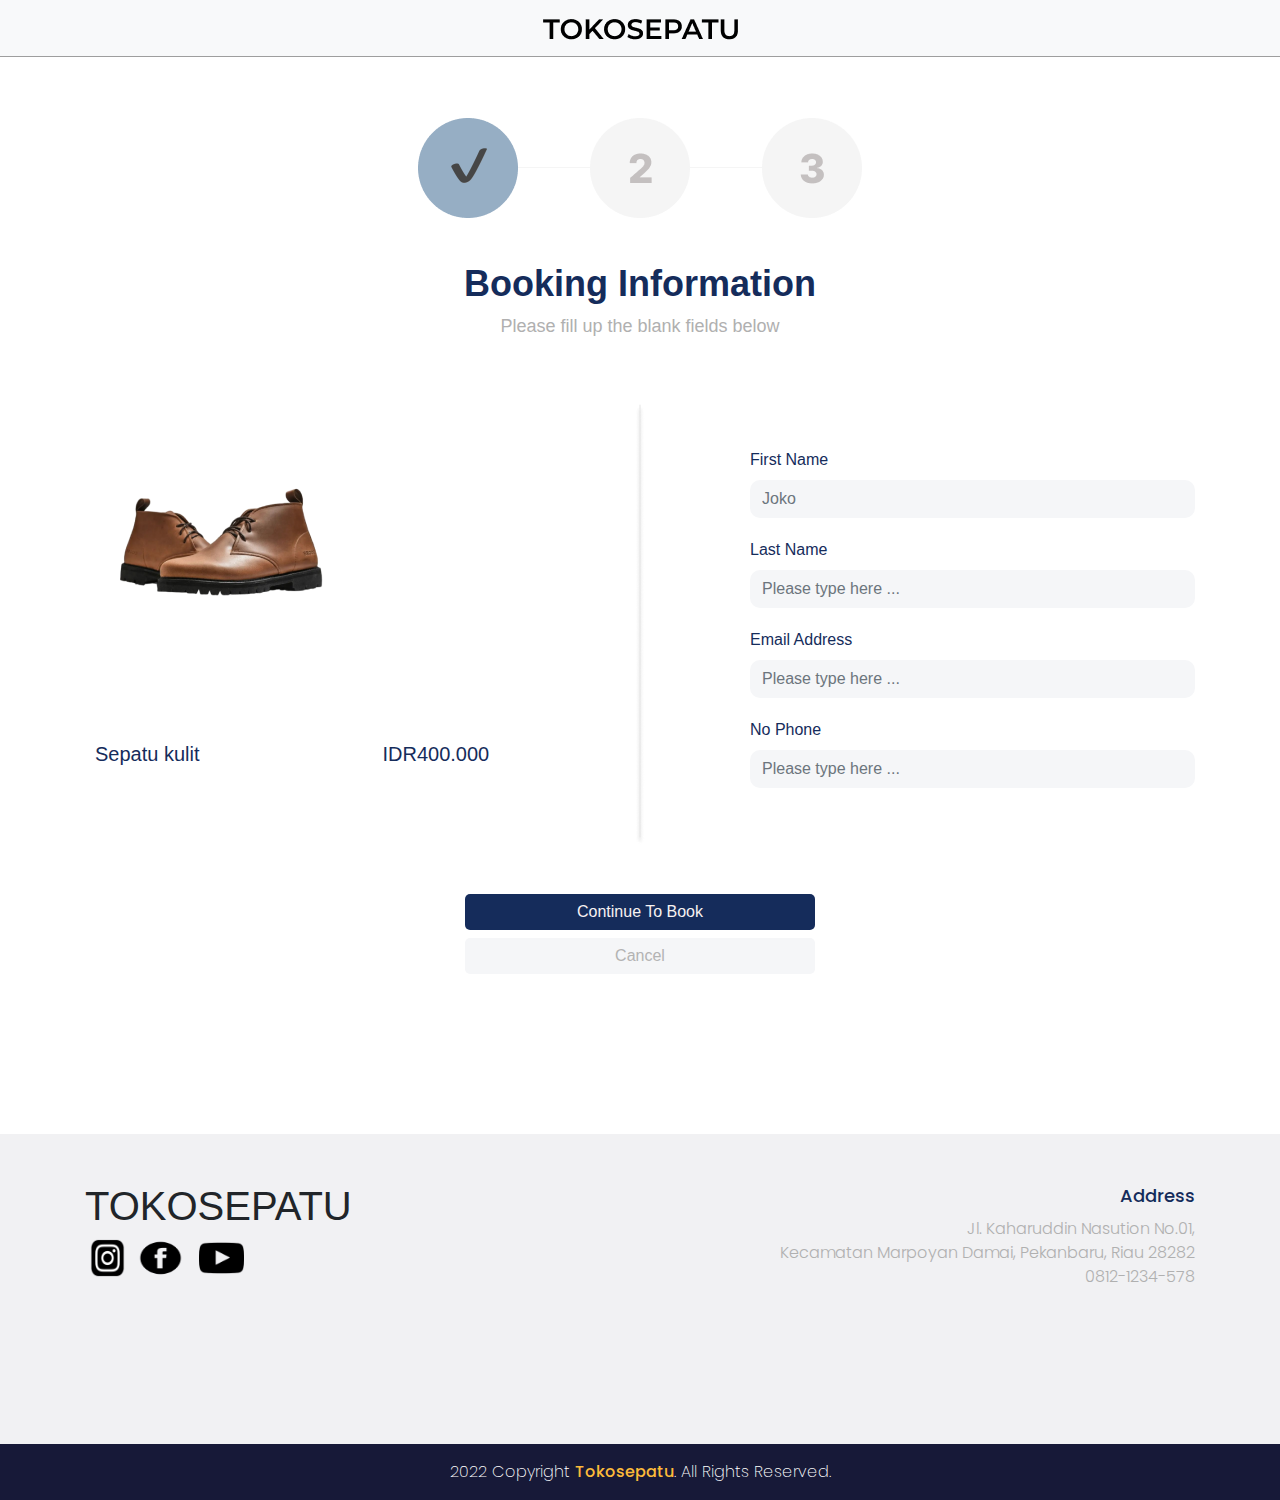
<file: pages/booking_page.html>
<!DOCTYPE html>
<html lang="en">
<head>
    <meta charset="UTF-8">
    <meta http-equiv="X-UA-Compatible" content="IE=edge">
    <meta name="viewport" content="width=device-width, initial-scale=1.0">
    <link rel="stylesheet" href="../frontend/libraries/bootstrap/css/bootstrap.css">
    <link href="https://fonts.googleapis.com/css2?family=Montserrat:wght@100;300;400;500;600;700;800&family=Poppins:wght@400;500;600;800&display=swap" rel="stylesheet">
    <link rel="stylesheet" href="../frontend/styles/main.css">
    <title>Booking page</title>
</head>
<body>
  <header>
    <nav class="navbar navbar-expand-lg navbar-light bg-light">
      <div class="container">
        <a class="navbar-brand mx-auto" href="../index.html"><img src="../frontend/images/TOKOSEPATU.png" alt=""></a>
      </div>
    </nav>
  </header>

  <!-- Page Content -->
  <div class="container booking-page-1">
    <div class="row">
        <div class="col-12">
            <img src="../frontend/images/Group 8 (1).png" class="mx-auto d-block stepper">
        </div>
        <div class="col-12">
            <div class="text-center">
                <h1 class="title-booking">Booking Information</h1>
                <p class="subtitle-booking">Please fill up the blank fields below</p>
            </div>
        </div>
    </div>
    <div class="row mt-5">
        <div class="col-md-5 mt-5">
            <img src="../frontend/images/Rectangle 16 (2).png" alt="">
            <div class="row mt-4">
                <div class="col-6">
                    <p class="brand-book">Sepatu kulit</p>
                </div>
                <div class="col-6">
                    <p class="price-book">IDR400.000</p>
                </div>
            </div>
        </div>
        <div class="col-md-2">
            <img src="../frontend/images/garis.png" class="mx-auto d-block">
        </div>
        <div class="col-md-5 mt-4 form-booking">
            <label>First Name</label>
            <div class="input-group">
                <input type="text" class="form-control" placeholder="Joko">
            </div>
            <label>Last Name</label>
            <div class="input-group">
                <input type="text" class="form-control" placeholder="Please type here ...">
            </div>
            <label>Email Address</label>
            <div class="input-group">
                <input type="email" class="form-control" placeholder="Please type here ...">
            </div>
            <label>No Phone</label>
            <div class="input-group">
                <input type="number" class="form-control" placeholder="Please type here ...">
            </div>
        </div>
    </div>
    <div class="row mt-5 mb-5">
        <div class="col-4"></div>
        <div class="col-4">
            <div class="text-center">
                <a href="booking_page_2.html" type="button" class="btn btn-md btn-dark btn-block btn-continue-booking">Continue To Book</a>
                <a href="detail.html" type="button" class="btn btn-md btn-dark btn-block btn-cancel-booking mt-2">Cancel</a>
            </div>
        </div>
        <div class="col-4"></div>
    </div>
  </div>
  <!-- Akhir Page Content -->

  <!-- Footer -->
  <div class="footer">
    <div class="container">
      <div class="row">
        <div class="col-6">
          <h1 class="mt-5 text-uppercase">TOKOSEPATU</h1>
          <div class="d-flex flex-row">
            <img src="../frontend/images/icon-ig.png">
            <img src="../frontend/images/icon-fb.png"  class="ml-2">
            <img src="../frontend/images/icon-youtube.png"  class="ml-3">
          </div>
        </div>
        <div class="col-6">
          <div class="footer-tag mt-5">
            <h3>Address</h3>
            <p>Jl. Kaharuddin Nasution No.01, <br>
              Kecamatan Marpoyan Damai, Pekanbaru, Riau 28282 <br>0812-1234-578
            </p>
          </div>
        </div>
      </div>
    </div>
  </div>

  <footer>
    <div class="container">
      <div class="row">
        <div class="col-12 text-center">
          <p class="pt-3">
            2022 Copyright <a href="#">Tokosepatu</a>. All Rights Reserved.
          </p>
        </div>
      </div>
    </div>
  </footer>
  
  



  <script src="../frontend/libraries/jquery-3.6.0.min.js"></script>
  <script src="../frontend/libraries/bootstrap/js/bootstrap.js"></script>
</body>
</html>
</file>
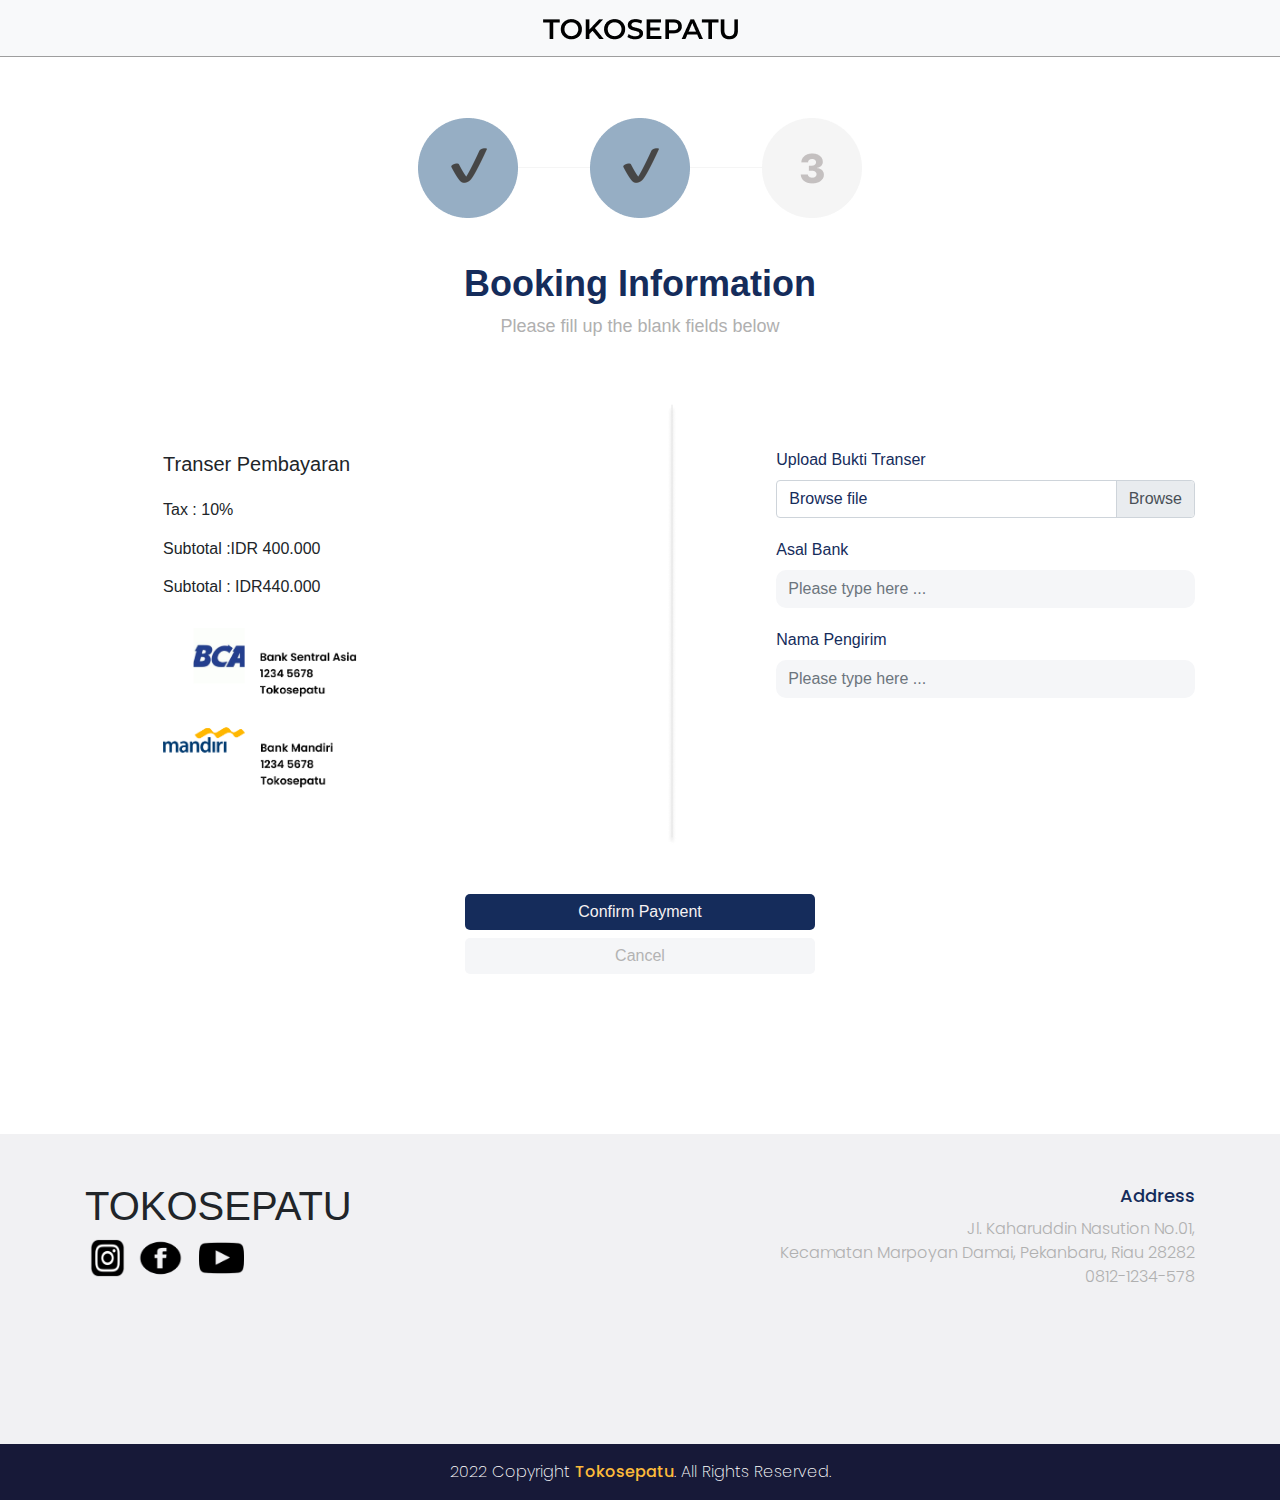
<file: pages/booking_page_2.html>
<!DOCTYPE html>
<html lang="en">
<head>
    <meta charset="UTF-8">
    <meta http-equiv="X-UA-Compatible" content="IE=edge">
    <meta name="viewport" content="width=device-width, initial-scale=1.0">
    <link rel="stylesheet" href="../frontend/libraries/bootstrap/css/bootstrap.css">
    <link href="https://fonts.googleapis.com/css2?family=Montserrat:wght@100;300;400;500;600;700;800&family=Poppins:wght@400;500;600;800&display=swap" rel="stylesheet">
    <link rel="stylesheet" href="../frontend/styles/main.css">
    <title>Booking Page</title>
</head>
<body>
  <header>
    <nav class="navbar navbar-expand-lg navbar-light bg-light">
      <div class="container">
        <a class="navbar-brand mx-auto" href="../index.html"><img src="../frontend/images/TOKOSEPATU.png" alt=""></a>
      </div>
    </nav>
  </header>

  <!-- Page Content -->
  <div class="container booking-page-1">
    <div class="row">
        <div class="col-12">
            <img src="../frontend/images/Group 5.png" class="mx-auto d-block stepper">
        </div>
        <div class="col-12">
            <div class="text-center">
                <h1 class="title-booking">Booking Information</h1>
                <p class="subtitle-booking">Please fill up the blank fields below</p>
            </div>
        </div>
    </div>
    <div class="row mt-5 ml-5">
        <div class="col-md-5 mt-5">
            <div class="col-12">
              <h5 class="mb-4">Transer Pembayaran</h5>
              <h6>Tax : 10% <br><br> Subtotal :IDR 400.000</IDR400> <br><br> Subtotal : IDR440.000</h6>
            </div>
            <div class="col-12">
              <img src="../frontend/images/Group 7.png" class="mt-4 w-50">
            </div>
        </div>
        <div class="col-md-2">
            <img src="../frontend/images/garis.png" class="mx-auto d-block">
        </div>
        <div class="col-md-5 mt-4 form-booking">
          <label>Upload Bukti Transer</label>
          <div class="input-group">
            <div class="custom-file mt-0">
              <input type="file" class="custom-file-input" id="inputGroupFile01" aria-describedby="inputGroupFileAddon01">
              <label class="custom-file-label mt-0">Browse file</label>
            </div>
          </div>
          <label>Asal Bank</label>
          <div class="input-group">
              <input type="text" class="form-control" placeholder="Please type here ...">
          </div>
          <label>Nama Pengirim</label>
          <div class="input-group">
              <input type="text" class="form-control" placeholder="Please type here ...">
          </div>
        </div>
    </div>
    <div class="row mt-5 mb-5">
        <div class="col-4"></div>
        <div class="col-4">
            <div class="text-center">
                <a href="finish.html" type="button" class="btn btn-md btn-dark btn-block btn-continue-booking">Confirm Payment</a>
                <a href="detail.html" type="button" class="btn btn-md btn-dark btn-block btn-cancel-booking mt-2">Cancel</a>
            </div>
        </div>
        <div class="col-4"></div>
    </div>
  </div>
  <!-- Akhir Page Content -->

  <!-- Footer -->
  <div class="footer">
    <div class="container">
      <div class="row">
        <div class="col-6">
          <h1 class="mt-5 text-uppercase">TOKOSEPATU</h1>
          <div class="d-flex flex-row">
            <img src="../frontend/images/icon-ig.png">
            <img src="../frontend/images/icon-fb.png"  class="ml-2">
            <img src="../frontend/images/icon-youtube.png"  class="ml-3">
          </div>
        </div>
        <div class="col-6">
          <div class="footer-tag mt-5">
            <h3>Address</h3>
            <p>Jl. Kaharuddin Nasution No.01, <br>
              Kecamatan Marpoyan Damai, Pekanbaru, Riau 28282 <br>0812-1234-578
            </p>
          </div>
        </div>
      </div>
    </div>
  </div>

  <footer>
    <div class="container">
      <div class="row">
        <div class="col-12 text-center">
          <p class="pt-3">
            2022 Copyright <a href="#">Tokosepatu</a>. All Rights Reserved.
          </p>
        </div>
      </div>
    </div>
  </footer>
  
  



  <script src="../frontend/libraries/jquery-3.6.0.min.js"></script>
  <script src="../frontend/libraries/bootstrap/js/bootstrap.js"></script>
</body>
</html>
</file>
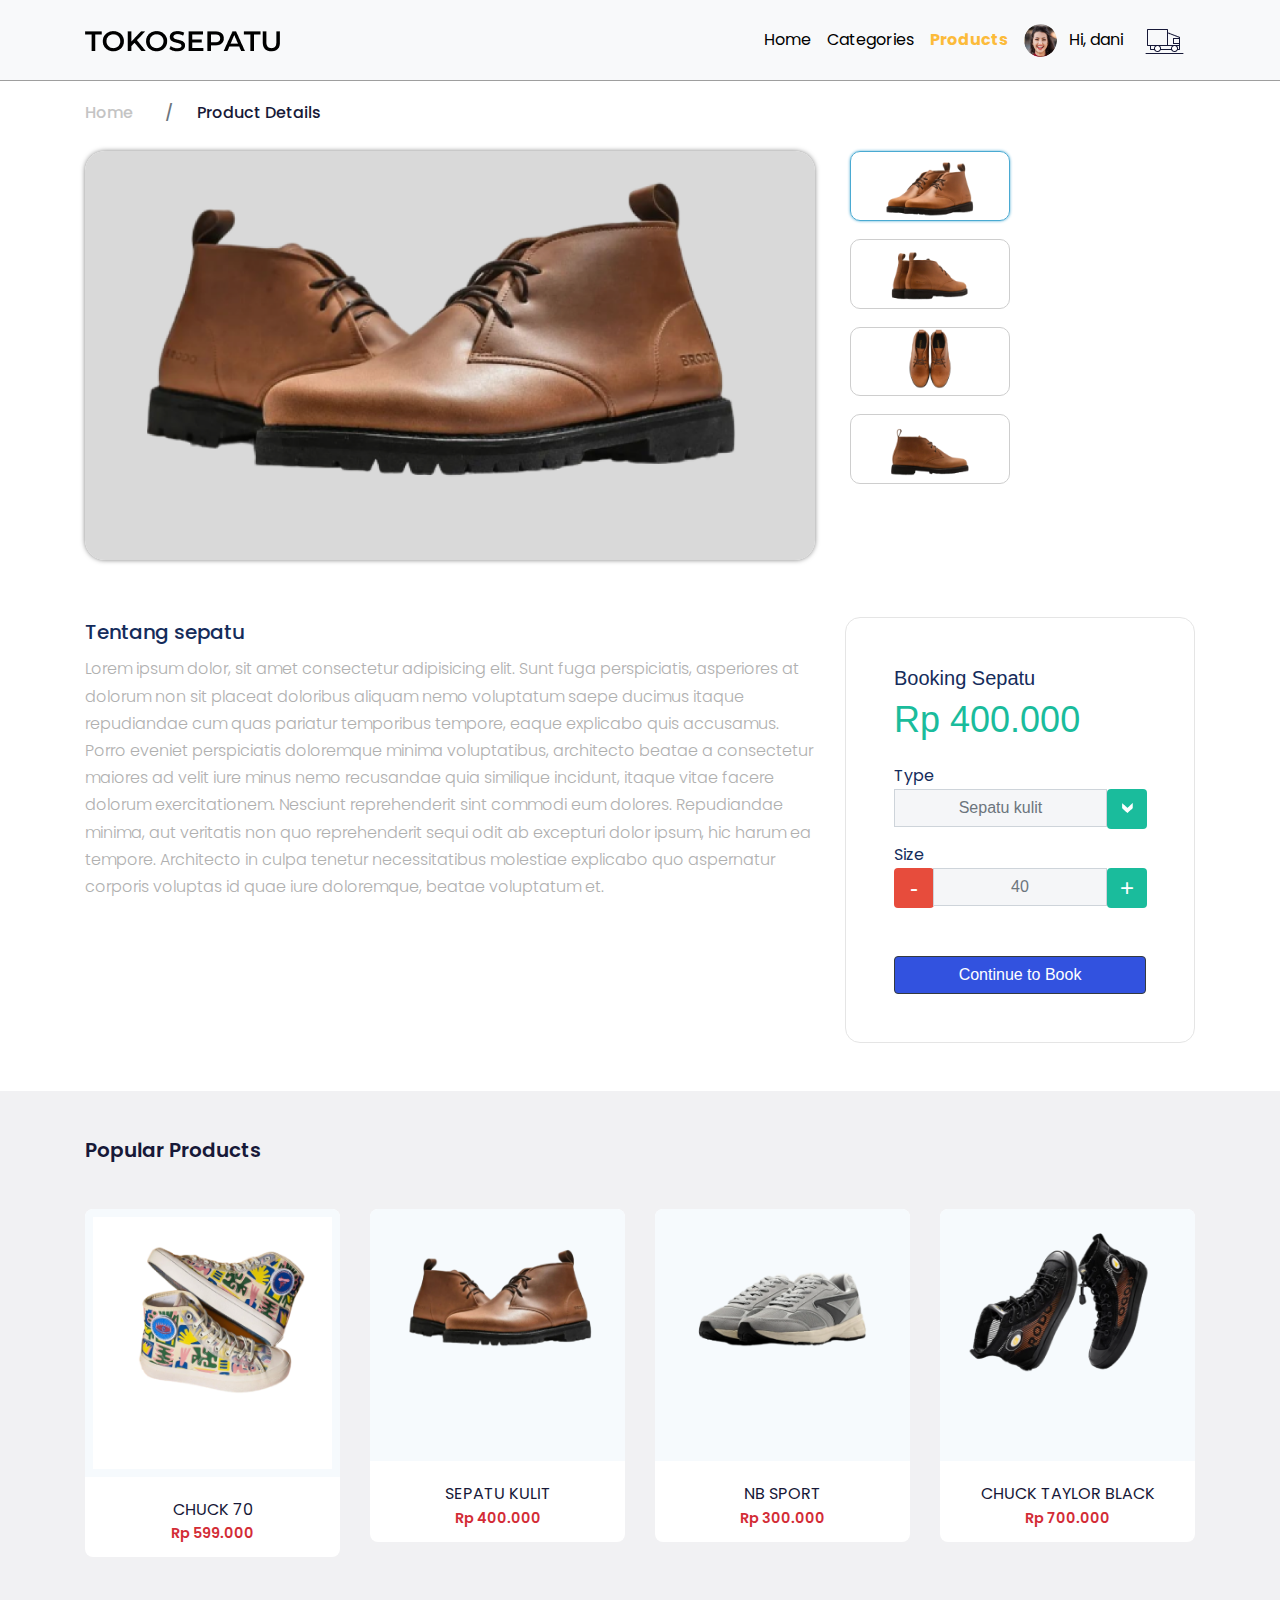
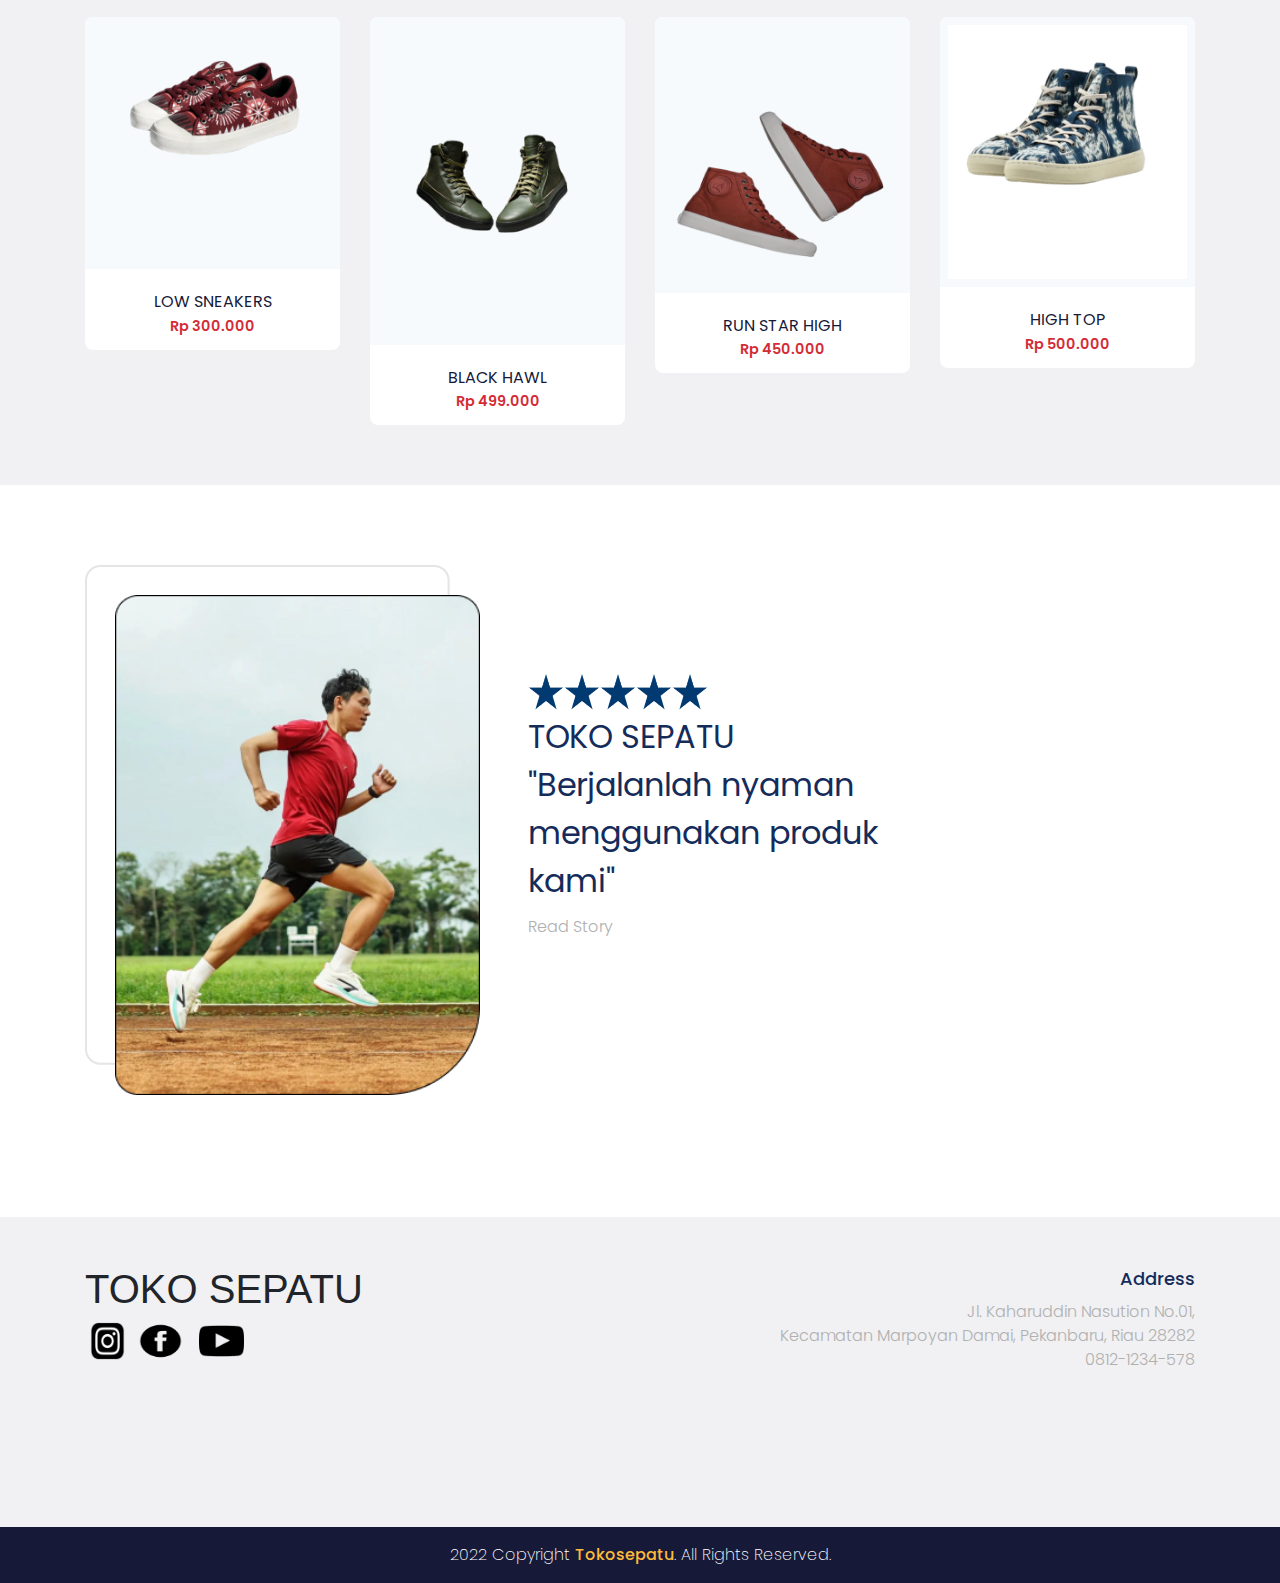
<file: pages/detail.html>
<!DOCTYPE html>
<html lang="en">
<head>
    <meta charset="UTF-8">
    <meta http-equiv="X-UA-Compatible" content="IE=edge">
    <meta name="viewport" content="width=device-width, initial-scale=1.0">
    <link rel="stylesheet" href="../frontend/libraries/bootstrap/css/bootstrap.css">
    <link href="https://fonts.googleapis.com/css2?family=Montserrat:wght@100;300;400;500;600;700;800&family=Poppins:wght@400;500;600;800&display=swap" rel="stylesheet">
    <link rel="stylesheet" href="../frontend/styles/main.css">
    <link rel="stylesheet" href="../frontend/libraries/xzoom/xzoom.css">
    
    <title>Detail</title>
</head>
<body>
  <header>
    <nav class="navbar navbar-expand-lg navbar-light bg-light">
      <div class="container">
        <a class="navbar-brand" href="#"><img src="../frontend/images/TOKOSEPATU.png" alt=""></a>
        <button class="navbar-toggler" type="button" data-toggle="collapse" data-target="#navbarSupportedContent" aria-controls="navbarSupportedContent" aria-expanded="false" aria-label="Toggle navigation">
          <span class="navbar-toggler-icon"></span>
        </button>

        <div class="collapse navbar-collapse" id="navbarSupportedContent">
          <ul class="navbar-nav ml-auto">
            <li class="nav-item">
              <a class="nav-link" href="../index.html">Home</a>
            </li>
            <li class="nav-item">
              <a class="nav-link" href="#">Categories</a>
            </li>
            <li class="nav-item">
              <a class="nav-link active" href="#">Products</a>
            </li>
          </ul>
          <!-- Desktop Menu -->
          <ul class="navbar-nav d-none d-lg-flex">
            <li class="nav-item dropdown">
              <a href="#" class="nav-link mt-2" id="navbarDropdown" role="button" data-toggle="dropdown">
                <img src="../frontend/images/icon_user.png" alt="icon user" class="rounded-circle mr-2 profile-picture">
                Hi, dani
              </a>
            </li>
            <li class="nav-item">
              <a href="#" class="nav-link d-inline-block">
                <img src="../frontend/images/ic_cart.png" alt="">
              </a>
            </li>
          </ul>
        </div>
      </div>
    </nav>
  </header>

  <!-- Page Content -->
  <div class="page-content page-details">
    <section class="bike-breadcrumbs">
      <div class="container">
        <div class="row">
          <div class="col-12">
            <nav>
              <ol class="breadcrumb">
                <li class="breadcrumb-item">
                  <a href="">Home</a>
                </li>
                <li class="breadcrumb-item active">
                  Product Details
                </li>
              </ol>
            </nav>
          </div>
        </div>
      </div>
    </section>

    <section class="bike-gallery">
      <div class="container">
        <div class="row">
          <div class="col-10 col-md-8">
            <div class="xzoom-container">
              <img 
                src="../frontend/images/Rectangle 54.png" 
                class="xzoom w-100 main-image d-block" 
                id="xzoom-default"
                xoriginal="../frontend/images/product-details-1">
            </div>
          </div>
          <div class="col-2 col-md-2">
            <div class="xzoom-thumbs">
              <a href="../frontend/images/bicycle-4 1 1.png">
                <img src="../frontend/images/bicycle-4 1 1.png" class="xzoom-gallery w-100" xpreview="../frontend/images/s4.png">
              </a>
              <a href="../frontend/images/product-details-2.png">
                <img src="../frontend/images/bicycle-4 1 2.png" class="xzoom-gallery w-100 mt-2" xpreview="../frontend/images/s2.png">
              <a href="../frontend/images/product-details-1.png">
                <img src="../frontend/images/bicycle-4 1 3.png" class="xzoom-gallery w-100 mt-2" xpreview="../frontend/images/s3.png">
              <a href="../frontend/images/product-details-2.png">
                <img src="../frontend/images/bicycle-4 1 4.png" class="xzoom-gallery w-100 mt-2" xpreview="../frontend/images/s1.png">
              </a>
            </div> 
          </div>
        </div>
      </div>
    </section>

    <section class="bike-heading mb-5">
      <div class="container">
        <div class="row">
          <div class="col-lg-8">
            <h1>Tentang sepatu</h1>
            <p>Lorem ipsum dolor, sit amet consectetur adipisicing elit. Sunt fuga perspiciatis, asperiores at dolorum non sit placeat doloribus aliquam nemo voluptatum saepe ducimus itaque repudiandae cum quas pariatur temporibus tempore, eaque explicabo quis accusamus. Porro eveniet perspiciatis doloremque minima voluptatibus, architecto beatae a consectetur maiores ad velit iure minus nemo recusandae quia similique incidunt, itaque vitae facere dolorum exercitationem. Nesciunt reprehenderit sint commodi eum dolores. Repudiandae minima, aut veritatis non quo reprehenderit sequi odit ab excepturi dolor ipsum, hic harum ea tempore. Architecto in culpa tenetur necessitatibus molestiae explicabo quo aspernatur corporis voluptas id quae iure doloremque, beatae voluptatum et.</p>
          </div>
          <div class="col-lg-4">
            <div class="card bordered p-5">
              <h5 class="booking-title">Booking Sepatu</h5>
              <h2 class="booking-price">Rp 400.000</h2>
              <p class="mb-0 subtitle">Type</p>
              <div class="input-number">
                <div class="input-group">
                  <input type="text" class="form-control" placeholder="Sepatu kulit">
                  <div class="input-group-prepend">
                    <div class="input-group-text plus">
                      <img src="../frontend/images/arrow.png">
                    </div>
                  </div>
                </div>
              </div>

              <p class="mb-0 subtitle">Size</p>
              <div class="input-number">
                <div class="input-group">
                  <div class="input-group-prepend">
                    <div class="input-group-text minus">
                      -
                    </div>
                  </div>
                  <input type="text" class="form-control" placeholder="40">
                  <div class="input-group-prepend">
                    <div class="input-group-text plus">
                      +
                    </div>
                  </div>
                </div>
              </div>
              <a href="booking_page.html" class="btn btn-md btn-dark btn-block mt-5 btn-booking">Continue to Book</a>
            </div>
          </div>
        </div>
      </div>
    </section>
  </div>
  <!-- Akhir Page Content -->

  <!-- Popular Products -->
  <section class="popular-products">
    <div class="container">
      <div class="row">
        <div class="col-12">
          <h4 class="mb-5 mt-5">Popular Products</h4>
        </div>
      </div>
      <div class="row">
        <div class="col-6 col-md-4 col-lg-3">
          <a href="/products.html" class="component-products d-block"> 
            <div class="products-image mb-4">
              <img src="../frontend/images/Rectangle 61.png" alt="" class="w-100">
            </div>
            <div class="products-text mb-2">
              CHUCK 70
            </div>
            <div class="products-price">
              Rp 599.000
            </div>
          </a>
        </div>
        <div class="col-6 col-md-4 col-lg-3">
          <a href="/products.html" class="component-products d-block"> 
            <div class="products-image mb-4">
              <img src="../frontend/images/Rectangle 16 (2).png" alt="" class="w-100">
            </div>
            <div class="products-text mb-2">
              SEPATU KULIT
            </div>
            <div class="products-price">
              Rp 400.000
            </div>
          </a>
        </div>
        <div class="col-6 col-md-4 col-lg-3">
          <a href="/products.html" class="component-products d-block"> 
            <div class="products-image mb-4">
              <img src="../frontend/images/Rectangle 16 (3).png" alt="" class="w-100">
            </div>
            <div class="products-text mb-2">
              NB SPORT
            </div>
            <div class="products-price">
              Rp 300.000
            </div>
          </a>
        </div>
        <div class="col-6 col-md-4 col-lg-3">
          <a href="/products.html" class="component-products d-block"> 
            <div class="products-image mb-4">
              <img src="../frontend/images/Rectangle 16.png" alt="" class="w-100">
            </div>
            <div class="products-text mb-2">
              CHUCK TAYLOR BLACK
            </div>
            <div class="products-price">
              Rp 700.000
            </div>
          </a>
        </div>
        <div class="col-6 col-md-4 col-lg-3">
          <a href="/products.html" class="component-products d-block"> 
            <div class="products-image mb-4">
              <img src="../frontend/images/Rectangle 11.png" alt="" class="w-100">
            </div>
            <div class="products-text mb-2">
              LOW SNEAKERS
            </div>
            <div class="products-price">
              Rp 300.000
            </div>
          </a>
        </div>
        <div class="col-6 col-md-4 col-lg-3">
          <a href="/products.html" class="component-products d-block"> 
            <div class="products-image mb-4">
              <img src="../frontend/images/Rectangle 15.png" alt="" class="w-100">
            </div>
            <div class="products-text mb-2">
              BLACK HAWL
            </div>
            <div class="products-price">
              Rp 499.000
            </div>
          </a>
        </div>
        <div class="col-6 col-md-4 col-lg-3">
          <a href="/products.html" class="component-products d-block"> 
            <div class="products-image mb-4">
              <img src="../frontend/images/Rectangle 14.png" alt="" class="w-100">
            </div>
            <div class="products-text mb-2">
              RUN STAR HIGH
            </div>
            <div class="products-price">
              Rp 450.000
            </div>
          </a>
        </div>
        <div class="col-6 col-md-4 col-lg-3">
          <a href="/products.html" class="component-products d-block"> 
            <div class="products-image mb-4">
              <img src="../frontend/images/Rectangle 60.png" alt="" class="w-100">
            </div>
            <div class="products-text mb-2">
              HIGH TOP
            </div>
            <div class="products-price">
              Rp 500.000
            </div>
          </a>
        </div>
      </div>
    </div>
  </section>

  <!-- Testimonial -->
  <section class="testimonial">
    <div class="container">
      <div class="row align-items-center">
        <div class="col-auto">
          <div class="testimonial-hero">
            <img src="../frontend/images/Rectangle 18 (1).png" alt="Testimonial" class="position-absolute testimonial-hero-image">
            <img src="../frontend/images/testimonial-frame.png" alt="Testimonial" class="testimonial-frame">
          </div>
        </div>
        <div class="colfa-rotate-180 col-md-4 ml-5">
          <div class="stars align-items-center">
            <img src="../frontend/images/Group 4.png" alt="">
          </div>
          <h2 class="testimonial-text">TOKO SEPATU <br> "Berjalanlah nyaman menggunakan produk kami"</h2>
          <p class="testimonial-name
      
          
          <a href="#" class="btn btn-testimonial mt-5">
            Read Story
          </a>
        </div>
      </div>
    </div><br><br><br>
  </section>

  <!-- Footer -->
  <div class="footer">
    <div class="container">
      <div class="row">
        <div class="col-6">
          <h1 class="mt-5 text-uppercase">TOKO SEPATU</h1>
          <div class="d-flex flex-row">
            <img src="../frontend/images/icon-ig.png">
            <img src="../frontend/images/icon-fb.png"  class="ml-2">
            <img src="../frontend/images/icon-youtube.png"  class="ml-3">
          </div>
        </div>
        <div class="col-6">
          <div class="footer-tag mt-5">
            <h3>Address</h3>
            <p>Jl. Kaharuddin Nasution No.01, <br>
              Kecamatan Marpoyan Damai, Pekanbaru, Riau 28282 <br>0812-1234-578
            </p>
          </div>
        </div>
      </div>
    </div>
  </div>

  <footer>
    <div class="container">
      <div class="row">
        <div class="col-12 text-center">
          <p class="pt-3">
            2022 Copyright <a href="#">Tokosepatu</a>. All Rights Reserved.
          </p>
        </div>
      </div>
    </div>
  </footer>
  
  



  <script src="../frontend/libraries/jquery-3.6.0.min.js"></script>
  <script src="../frontend/libraries/bootstrap/js/bootstrap.js"></script>
  <script src="../frontend/libraries/xzoom/xzoom.min.js"></script>

  <script>
    $(document).ready(function () {
      $(".xzoom, .xzoom-gallery").xzoom({
        zoomWidth: 450,
        title: false,
        tint: "#333",
        Xoffset: 20,
      });
    });
  </script>
</body>
</html>
</file>
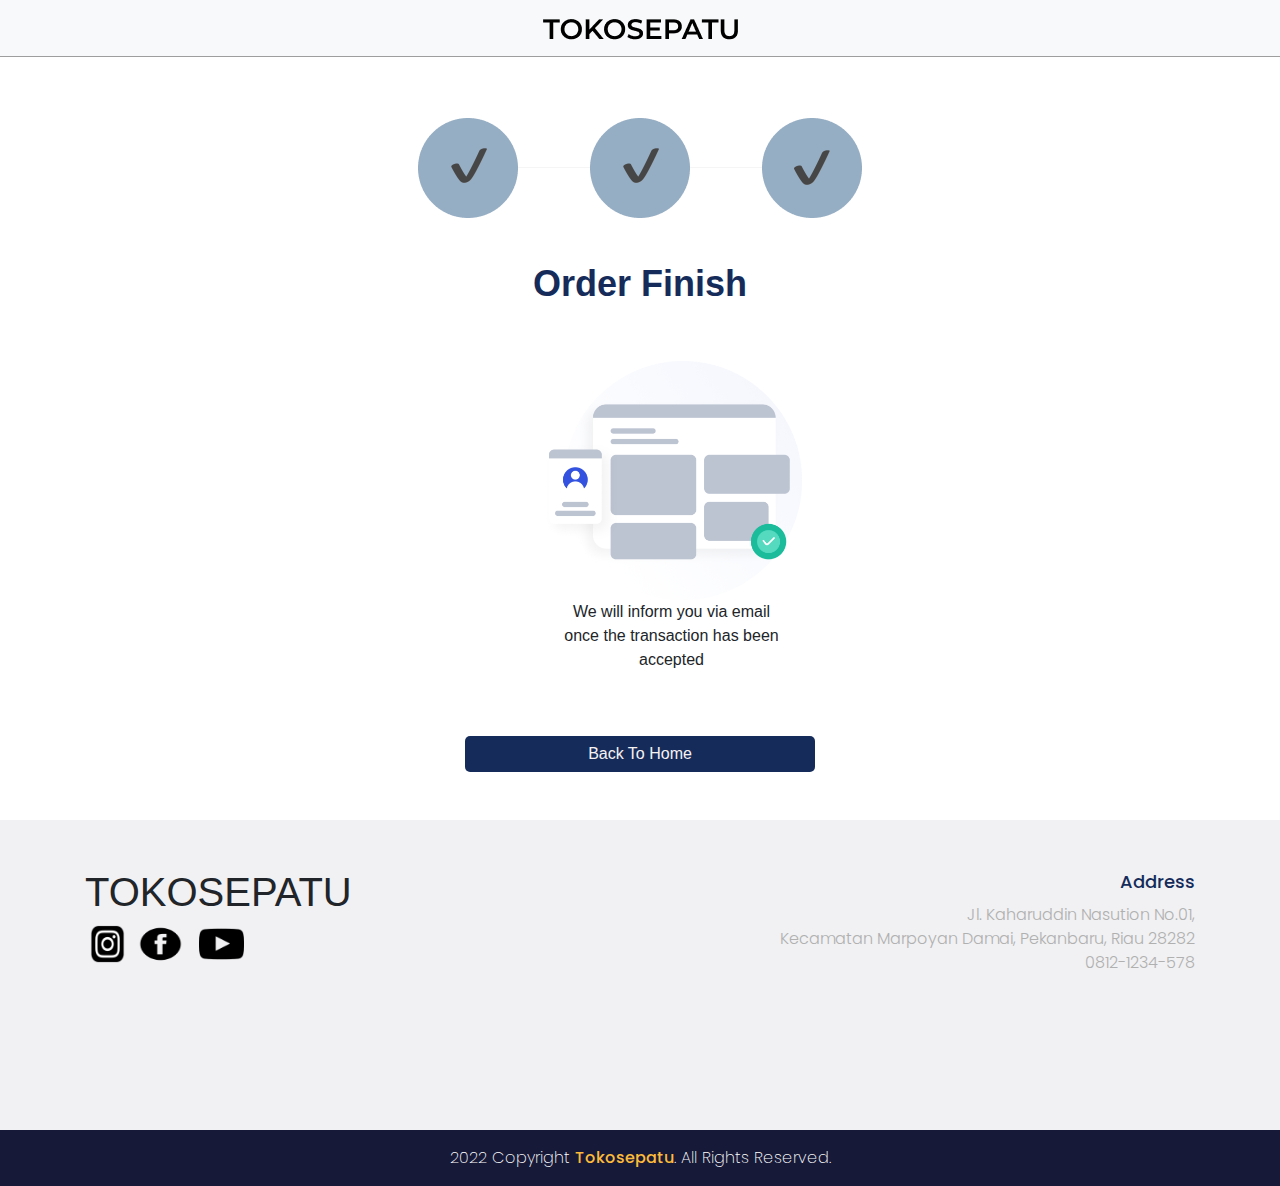
<file: pages/finish.html>
<!DOCTYPE html>
<html lang="en">
<head>
    <meta charset="UTF-8">
    <meta http-equiv="X-UA-Compatible" content="IE=edge">
    <meta name="viewport" content="width=device-width, initial-scale=1.0">
    <link rel="stylesheet" href="../frontend/libraries/bootstrap/css/bootstrap.css">
    <link href="https://fonts.googleapis.com/css2?family=Montserrat:wght@100;300;400;500;600;700;800&family=Poppins:wght@400;500;600;800&display=swap" rel="stylesheet">
    <link rel="stylesheet" href="../frontend/styles/main.css">
    <title>Booking Page</title>
</head>
<body>
  <header>
    <nav class="navbar navbar-expand-lg navbar-light bg-light">
      <div class="container">
        <a class="navbar-brand mx-auto" href="../index.html"><img src="../frontend/images/TOKOSEPATU.png" alt=""></a>
      </div>
    </nav>
  </header>

  <!-- Page Content -->
  <div class="container">
    <div class="row">
        <div class="col-12">
            <img src="../frontend/images/Group 5 (2).png" class="mx-auto d-block stepper">
        </div>
        <div class="col-12">
            <div class="text-center">
                <h1 class="title-booking">Order Finish</h1>
            </div>
        </div>
    </div>
    <div class="row mt-5 ml-5">
      <div class="col-12">
        <div class="text-center">
          <img src="../frontend/images/logo_finish.png" class="w-25">
          <p>We will inform you via email <br>  once the transaction has been <br> accepted</p>
        </div>
      </div>
    </div>
    <div class="row mt-5 mb-5">
      <div class="col-md-4"></div>
      <div class="col-md-4">
          <div class="text-center">
              <a href="../index.html" type="button" class="btn btn-md btn-dark btn-block btn-continue-booking">Back To Home</a>
          </div>
      </div>
      <div class="col-md-4"></div>
    </div>
  </div>
  <!-- Akhir Page Content -->

  <!-- Footer -->
  <div class="footer">
    <div class="container">
      <div class="row">
        <div class="col-6">
          <h1 class="mt-5 text-uppercase">TOKOSEPATU</h1>
          <div class="d-flex flex-row">
            <img src="../frontend/images/icon-ig.png">
            <img src="../frontend/images/icon-fb.png"  class="ml-2">
            <img src="../frontend/images/icon-youtube.png"  class="ml-3">
          </div>
        </div>
        <div class="col-6">
          <div class="footer-tag mt-5">
            <h3>Address</h3>
            <p>Jl. Kaharuddin Nasution No.01, <br>
              Kecamatan Marpoyan Damai, Pekanbaru, Riau 28282 <br>0812-1234-578
            </p>
          </div>
        </div>
      </div>
    </div>
  </div>

  <footer>
    <div class="container">
      <div class="row">
        <div class="col-12 text-center">
          <p class="pt-3">
            2022 Copyright <a href="#">Tokosepatu</a>. All Rights Reserved.
          </p>
        </div>
      </div>
    </div>
  </footer>
  
  



  <script src="../frontend/libraries/jquery-3.6.0.min.js"></script>
  <script src="../frontend/libraries/bootstrap/js/bootstrap.js"></script>
</body>
</html>
</file>
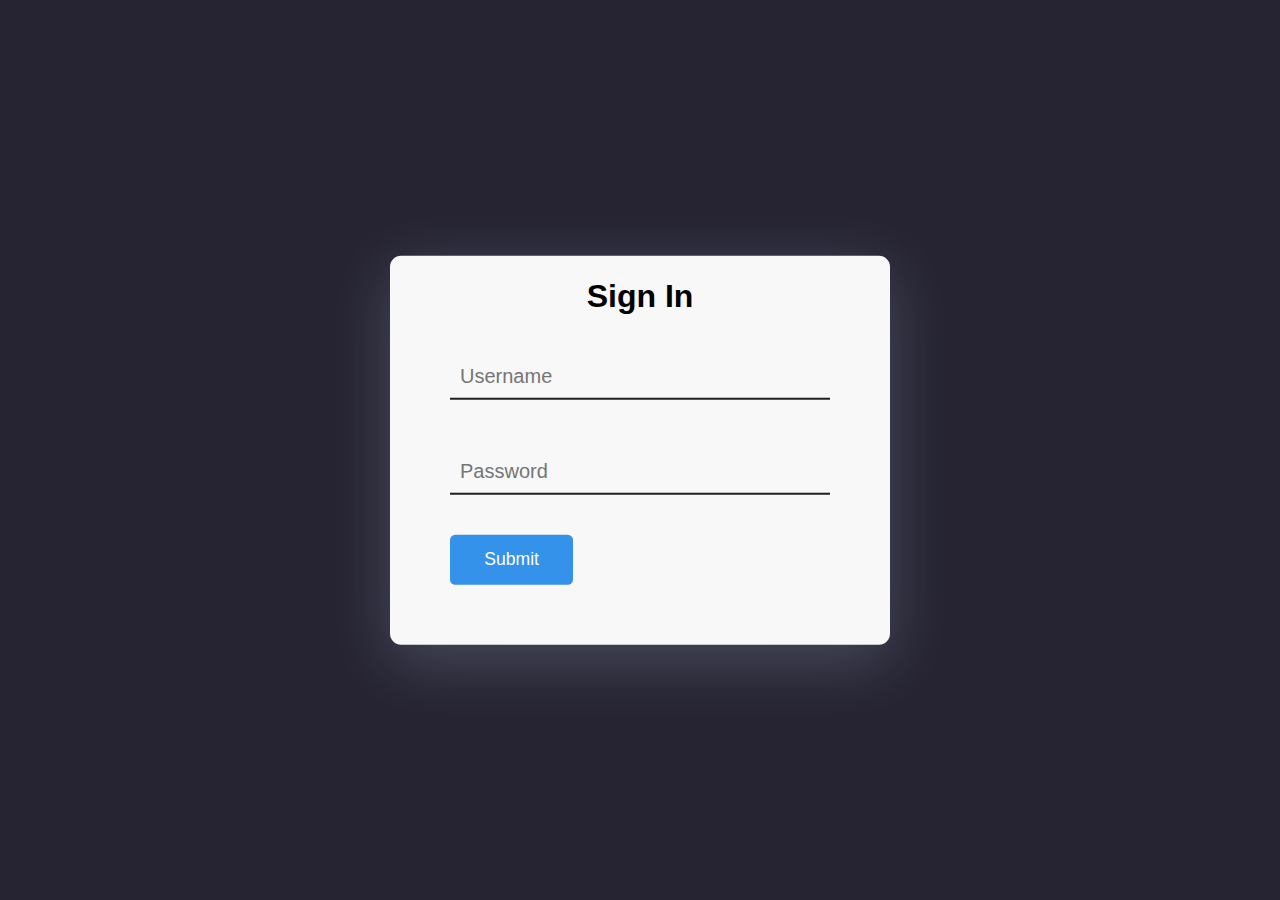
<file: pages/login.html>
<!DOCTYPE html>
<html lang="en">
<head>
    <meta charset="UTF-8">
    <meta name="viewport" content="width=device-width, initial-scale=1.0">
    <title>Document</title>
    <link rel="stylesheet" href="../frontend/styles/login.css">
    <link rel="stylesheet" href="../frontend/libraries/login.js">
</head>
<body>
    <div class="container">
        <h2>Sign In</h2>
      <input type="text" placeholder="Username" id="username" />
      <input type="password" placeholder="Password" id="password" />
      <button id="submit">Submit</button>
      <p id="message-ref">Signed Up Successfully!</p>
    </div>
</body>
</html>
</file>
<file: frontend/styles/main.css>
header {
    border-bottom: 1px solid #9e9e9e;
    width: 100%;
    position: relative;
}

.navbar-brand img {
    max-height: 80px;
}

.nav-item {
    font-family: 'poppins', sans-serif;
    font-weight: 400;
}

.nav-item.active {
    font-family: 'poppins', sans-serif;
    font-weight: 600;
    color: #FCBB3A !important;
}

ul li a {
    color: #000000 !important;
}

ul li a:hover {
    color: #FCBB3A !important;
}

.nav-item .nav-link.active {
    font-weight: bold;
    color: #FCBB3A !important;
}

/* Hero Banner */
section.hero-banner {
    margin-bottom: 8rem;
}

section h1 {
    font-size: 62px;
    font-style: normal;
    font-family: 'Poppins';
    font-weight: 600;
    line-height: 110%;
    color: #171938;
    
}

section h4 {
    font-family: 'Poppins';
    font-style: normal;
    font-weight: 600;
    font-size: 20px;
    line-height: 110%;
    color: #171938;
}

section p {
    font-family: 'Poppins';
    font-style: normal;
    font-weight: 400;
    font-size: 28px;
    line-height: 110%;
    color: #171938;
}

section .btn-cta {
    background-color: #9e9e9e;
    font-family: 'Montserrat', sans-serif;
    font-weight: 600;
    font-size: 12px;

    position: absolute;
    width: 150px;
    height: 38px;
    left: 115px;
    border-radius: 0px 18px 18px 0px;
}

section .btn-cta:hover {
    background-color: #B0B0B0;
}

section .banner-logo {
    position:absolute ;
    width: 70px;
}

section .banner-img {
    margin: -110px 0 0 0;
    
    max-width: 480px;
}
section .banner-img-frame {
    margin: -90px 0 0 40px;
    z-index: 1;
    max-width: 480px;
}
section .banner-img-frame-1 {
    margin: -70px 0 0 20px;
    max-width: 480px;
}

.card {
    height: 100%;
}

/* Categories */
section.categories {
    margin-bottom: 5rem;
}

.component-categories {
    margin-bottom: 20px;
}

.component-categories:hover {
    text-decoration: none;
}

.tag {
    z-index: 3;
    background-color: #003A70;
    padding: .25rem 1.25rem;
    position: absolute;
    bottom: 0;
    left: 15px;
    color: white;
    min-height: 30px;
    border-radius: 0px 20px;
    
}

.tag span {
    font-family: 'Poppins';
    font-style: normal;
    font-weight: 600;
    font-size: 18px;
    color: #FFFFFF;
}

.categories-thumbnail {
    width: 100%;
    height: 462px;
    border-radius: 20px;
    overflow: hidden;
    position: relative;
    z-index: 1;
}

.categories-thumbnail:hover .categories-image {
    transform: scale(1.1);
}

.categories-thumbnail-small {
    width: 100%;
    height: 215px;
    border-radius: 20px;
    overflow: hidden;
    position: relative;
    z-index: 1;
}

.categories-thumbnail-small:hover .categories-image {
    transform: scale(1.1);
}

.categories-image {
    width: 100%;
    height: 100%;

    background-color: #ddd;
    background-position: center;
    background-size: cover;
    background-repeat: no-repeat;

    transition: all 0.3s ease;
}

/* Products */
section.popular-products {
    margin-bottom: 5rem;
    background-color: rgba(23, 25, 56, 0.06);
}

.component-products {
    margin-bottom: 10px;
    background: #ffffff;
    border-radius: 8px;
    border: #000000;
    transition: all 0.2s ease-in-out;
    padding-bottom: 15px;
    margin-bottom: 60px;
}

.component-products:hover {
    text-decoration: none;
    transform: scale(1.1);
}


.products-image {
    padding: 0.5rem;

    border-radius: 8px 8px 0px 0px;
    background: #F6FAFD;
    background-position: center;
    background-size: cover;
    background-repeat: no-repeat;

    transition: all 0.3s ease;
}

.products-text {
    font-family: 'Poppins';
    font-style: normal;
    text-transform: uppercase;
    font-weight: 400;
    font-size: 1rem;
    line-height: 110%;
    text-align: center;
    color: #171938;
}

.products-price {
    font-family: 'Poppins';
    font-style: normal;
    font-weight: 600;
    font-size: 0.9rem;
    line-height: 110%;
    text-align: center;
    color: #d32c36;
}

/* Testimonial */
.testimonial {
    margin-bottom: 5rem;
}

.testimonial-hero-image {
    z-index: 1;  
    margin: 30px 0px 0px 30px;
    width: 365px;
    height: 500px;
}

.testimonial-frame {
    width: 365px;
    height: 500px;
}

.stars img{
    width: 180px;
    color: #171938;
}

.testimonial-text {
    font-family: 'Poppins';
    font-style: normal;
    font-weight: 400;
    font-size: 32px;
    line-height: 48px;

    color: #152C5B;
}

.testimonial-name {
    font-family: 'Poppins';
    font-style: normal;
    font-weight: 300;
    font-size: 16px;
    line-height: 27px;
    color: #B0B0B0;
}

.btn-testimonial {
    background-color: #003A70;
    font-family: 'Montserrat', sans-serif;
    font-weight: 600;
    font-size: 15px;

    position: absolute;
    width: 150px;
    height: 38px;
    border-radius: 4px;
}

.btn-testimonial:hover {
    box-shadow: 0px 8px 15px rgba(50, 82, 223, 0.3);
    border-radius: 4px;
}

/* Footer */
.footer {
    height: 310px;
    background-color: rgba(23, 25, 56, 0.06);
}

.footer img {
    width: 45px;
    height: 40px;
}

.footer-tag {
    text-align: right;
}

.footer-tag h3 {
    font-family: 'Poppins';
    font-style: normal;
    font-weight: 500;
    font-size: 18px;
    line-height: 27px;
    text-align: right;

    color: #152C5B;
}

.footer-tag p {
    font-family: 'Poppins';
    font-style: normal;
    font-weight: 300;
    font-size: 16px;
    line-height: 24px;
    text-align: right;

    color: #B0B0B0;
}

.footer-copyright {
    background-color: #171938;
    text-align: center;
    padding-top: 5px;
    padding-bottom: 5px;

}

footer {
    background-color: #171938;
}

footer p {
    font-family: 'Poppins';
    font-style: normal;
    font-weight: 200;
    font-size: 16px;
    line-height: 24px;
    color: #FFFFFF;
    
}

footer p a{
    font-weight: 500;
    color: #FCBB3A;
    transition: all 0.2s ease-in-out;
}

footer p a:hover{
    text-decoration: none;
    font-weight: 500;
    color: #f8a90b;
    transform: scale(1.1);
}

/* Breadcrumb */
.bike-breadcrumbs .breadcrumb{
    background: transparent;
    padding: 0;
    padding-top: 10px;
    padding-bottom: 10px;
    margin-top: 10px;
    font-family: 'poppins', sans-serif;
}

.breadcrumb-item + .breadcrumb-item::before {
    padding-left: 1.5rem;
    padding-right: 1.5rem;
}

.breadcrumb-item a{
    font-weight: 500;
    color: #C4C4C4;
}

.breadcrumb-item.active{
    font-weight: 500;
    color: #171938;
}

.xzoom-container {
    display: block;
}

.xzoom-container .xzoom {
    width: 100%;
    border-radius: 20px;
}

.xzoom-gallery {
    border-radius: 10px;
}

.bike-heading {
    margin-top: 50px;
}

.bike-heading h1{
    font-family: 'Poppins';
    font-style: normal;
    font-weight: 500;
    font-size: 20px;
    line-height: 30px;
    color: #152C5B;
}

.bike-heading p{
    font-family: 'Poppins';
    font-style: normal;
    font-weight: 300;
    font-size: 16px;
    line-height: 170%;
    color: #B0B0B0;

}

.bike-heading .card {
    border: 1px solid #E5E5E5;
    border-radius: 15px;
}

.bike-heading .booking-title {
    font-weight: 500;
    font-size: 20px;
    color: #152C5B;
}

.bike-heading .booking-price {
    font-weight: 500;
    font-size: 36px;
    color: #1ABC9C;
}

.bike-heading .subtitle {
    color: #152C5B;
    font-weight: 400;
    margin-top: 12px;
}

.bike-heading .input-number .input-group{
    background-color: white;
}

.bike-heading .input-group-text{
    border: 0;
    cursor: pointer;
    color: white;
    padding: 0;
    border-radius: 4px !important;
    font-size: 24px;
    width: 40px;
    height: 40px;
    display: flex;
    justify-content: center;
    user-select: none;
}

.bike-heading .input-group-text.minus{
    background-color: #E74C3C;
}

.bike-heading .input-group-text.plus{
    background-color: #1ABC9C;
}

.bike-heading .input-group .form-control{
    border: 1;
    border-radius: 0;
    outline: 0;
    box-shadow: none;
    background-color: #F5F6F8;
    padding-top: 0.575rem;
    padding-bottom: 0.575rem;
    text-align: center;
}

.bike-heading .btn-booking {
    background-color: #3252DF;
    border-radius: 4px;
}

.bike-heading .btn-booking:hover {
    background-color: #142fa7;
    box-shadow: 0px 8px 15px rgba(50, 82, 223, 0.3);
}

.booking-page-1{
    margin-bottom: 160px;
}

.stepper {
    margin-top: 61px;
    margin-bottom: 44px;
}

.title-booking {
    color: #152C5B;
    font-weight: 600;
    font-size: 36px;
}

.subtitle-booking {
    color: #B0B0B0;
    font-weight: 300;
    font-size: 18px;
}

.brand-book {
    font-weight: 400;
    font-size: 20px;
    padding-left: 10px;
    color: #152C5B;
}
.price-book {
    font-weight: 300;
    font-size: 20px;
    padding-left: 60px;
    color: #152C5B;
}

.form-booking label{
    margin-top: 20px;
    font-weight: 500;
    font-size: 16px;
    color: #152C5B;
}

.form-booking .input-group {
    background-color: white;
}

.form-booking .input-group .form-control{
    border: 0;
    background: #F5F6F8;
    border-radius: 10px;
    outline: 0;
    box-shadow: none;
    padding-top: 0.575rem;
    padding-bottom: 0.575rem;
}
.form-booking .input-group .custom-file .custom-file-input{
    border: 0;
    background: #F5F6F8;
    border-radius: 10px;
    outline: 0;
    box-shadow: none;
    padding-top: 0.575rem;
    padding-bottom: 0.575rem;
}

.form-booking .input-group .form-control::placeholder{
    background: #F5F6F8;
}

.btn-continue-booking {
    border: 0;
    color: #f7f2f2;
    background: #152C5B;
    border-radius: 5px;
}
.btn-continue-booking:hover {
    color: #F5F6F8;
    background: #152C5B;
    box-shadow: 0px 8px 15px rgba(0, 0, 0, 0.25);
}

.btn-cancel-booking {
    margin-top: 5px;
    border: 0;
    color: #B3B3B3;
    background: #F5F6F8;
    border-radius: 5px;
}
.btn-cancel-booking:hover {
    color: #000000;
    background: #cdcdcd;
    box-shadow: 0px 8px 15px rgba(0, 0, 0, 0.25);
}
</file>
<file: frontend/styles/login.css>
* {
  padding: 0;
  margin: 0;
  box-sizing: border-box;
  font-family: "Poppins", sans-serif;
}
body {
  background-color: #262433;
}
.container {
  width: 31.25em;
  background-color: #f8f8f8;
  padding: 1.4em 3.75em;
  position: absolute;
  transform: translate(-50%, -50%);
  top: 50%;
  left: 50%;
  border-radius: 0.7em;
  box-shadow: 0 1em 4em rgba(212, 234, 255, 0.2);
}
h2{
  text-align: center;
  font-size: 32px;
  margin-bottom: 30px;
  color: lightblack;
}
input,
#submit {
  border: none;
  outline: none;
  display: block;
}
input {
  width: 100%;
  background-color: transparent;
  margin-bottom: 2em;
  font-size: 20px;
  padding: 1em 0 0.5em 0.5em;
  border-bottom: 2px solid #202020;
}
#submit {
  position: relative;
  left: 0;
  font-size: 1.1em;
  width: 7em;
  background-color: #3492eb;
  color: white;
  padding: 0.8em 0;
  margin-top: 2em;
  border-radius: 0.3em;
}
#message-ref {
  font-size: 0.9em;
  margin-top: 1.5em;
  color: #34bd34;
  visibility: hidden;
}
</file>
<file: frontend/libraries/xzoom/xzoom.css>
/* Compatibility styles for frameworks like bootstrap, foundation e.t.c */
.xzoom-source img, .xzoom-preview img, .xzoom-lens img {
  display: block;
  max-width: none;
  max-height: none;
  -webkit-transition: none;
  -moz-transition: none;
  -o-transition: none;
  transition: none;
}
/* --------------- */

/* xZoom Styles below */
.xzoom-container { 
  display: inline-block;
}

.xzoom-thumbs {
  text-align: center;
  margin-bottom: 10px;
}

.xzoom { 
  -webkit-box-shadow: 0px 0px 5px 0px rgba(0,0,0,0.5);
  -moz-box-shadow: 0px 0px 5px 0px rgba(0,0,0,0.5);
  box-shadow: 0px 0px 5px 0px rgba(0,0,0,0.5);  
}
.xzoom2, .xzoom3, .xzoom4, .xzoom5 {
  -webkit-box-shadow: 0px 0px 5px 0px rgba(0,0,0,0.5);
  -moz-box-shadow: 0px 0px 5px 0px rgba(0,0,0,0.5);
  box-shadow: 0px 0px 5px 0px rgba(0,0,0,0.5);
}

/* Thumbs */
.xzoom-gallery, .xzoom-gallery2, .xzoom-gallery3, .xzoom-gallery4, .xzoom-gallery5 {
  border: 1px solid #cecece;
  margin-left: 5px;
  margin-bottom: 10px;
}

.xzoom-source, .xzoom-hidden {
  display: block;
  position: static;
  float: none;
  clear: both;
}

/* Everything out of border is hidden */
.xzoom-hidden {
  overflow: hidden;
}

/* Preview */
.xzoom-preview {
  border: 1px solid #888;
  background: #2f4f4f;
  box-shadow: -0px -0px 10px rgba(0,0,0,0.50);
}

/* Lens */
.xzoom-lens {
  border: 1px solid #555;
  box-shadow: -0px -0px 10px rgba(0,0,0,0.50);
  cursor: crosshair;
}

/* Loading */
.xzoom-loading {
  background-position: center center;
  background-repeat: no-repeat;
  border-radius: 100%;
  opacity: .7;
  background: url(../example/images/xloading.gif);
  width: 48px;
  height: 48px;
}

/* Additional class that applied to thumb when it is active */
.xactive {
  -webkit-box-shadow: 0px 0px 3px 0px rgba(74,169,210,1);
  -moz-box-shadow: 0px 0px 3px 0px rgba(74,169,210,1);
  box-shadow: 0px 0px 3px 0px rgba(74,169,210,1); 
  border: 1px solid #4aaad2;
}

/* Caption */
.xzoom-caption {
  position: absolute;
  bottom: -43px;
  left: 0;
  background: #000;
  width: 100%;
  text-align: left;
}

.xzoom-caption span {
  color: #fff;
  font-family: Arial, sans-serif;
  display: block;
  font-size: 0.75em;
  font-weight: bold;
  padding: 10px;
}
</file>
